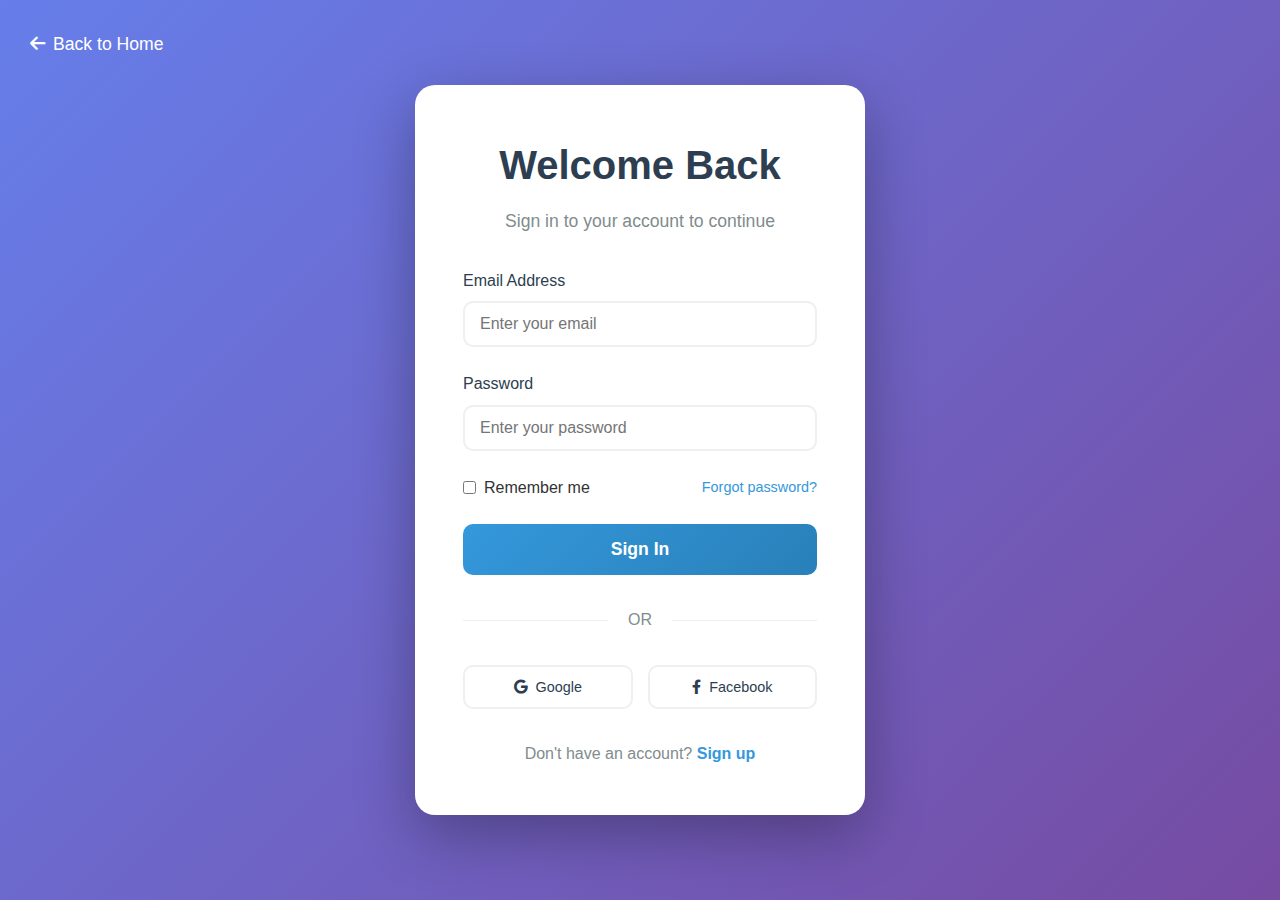
<file: login.html>
<!DOCTYPE html>
<html lang="en">
<head>
    <meta charset="UTF-8">
    <meta name="viewport" content="width=device-width, initial-scale=1.0">
    <title>Login - Our Website</title>
    <link rel="stylesheet" href="styles.css">
    <link rel="stylesheet" href="https://cdnjs.cloudflare.com/ajax/libs/font-awesome/6.0.0/css/all.min.css">
    <style>
        .auth-container {
            min-height: 100vh;
            display: flex;
            align-items: center;
            justify-content: center;
            background: linear-gradient(135deg, #667eea 0%, #764ba2 100%);
            padding: 20px;
        }
        
        .auth-card {
            background: white;
            padding: 3rem;
            border-radius: 20px;
            box-shadow: 0 20px 60px rgba(0, 0, 0, 0.3);
            width: 100%;
            max-width: 450px;
            text-align: center;
        }
        
        .auth-header {
            margin-bottom: 2rem;
        }
        
        .auth-header h2 {
            color: #2c3e50;
            font-size: 2.5rem;
            margin-bottom: 10px;
        }
        
        .auth-header p {
            color: #7f8c8d;
            font-size: 1.1rem;
        }
        
        .form-group {
            margin-bottom: 1.5rem;
            text-align: left;
        }
        
        .form-group label {
            display: block;
            margin-bottom: 8px;
            color: #2c3e50;
            font-weight: 500;
        }
        
        .form-group input {
            width: 100%;
            padding: 12px 15px;
            border: 2px solid #ecf0f1;
            border-radius: 10px;
            font-size: 1rem;
            transition: border-color 0.3s ease;
        }
        
        .form-group input:focus {
            outline: none;
            border-color: #3498db;
        }
        
        .form-options {
            display: flex;
            justify-content: space-between;
            align-items: center;
            margin-bottom: 1.5rem;
        }
        
        .remember-me {
            display: flex;
            align-items: center;
            gap: 8px;
        }
        
        .remember-me input[type="checkbox"] {
            width: auto;
        }
        
        .forgot-password {
            color: #3498db;
            text-decoration: none;
            font-size: 0.9rem;
        }
        
        .forgot-password:hover {
            text-decoration: underline;
        }
        
        .auth-button {
            width: 100%;
            padding: 15px;
            background: linear-gradient(135deg, #3498db, #2980b9);
            color: white;
            border: none;
            border-radius: 10px;
            font-size: 1.1rem;
            font-weight: 600;
            cursor: pointer;
            transition: transform 0.3s ease, box-shadow 0.3s ease;
        }
        
        .auth-button:hover {
            transform: translateY(-2px);
            box-shadow: 0 10px 25px rgba(52, 152, 219, 0.3);
        }
        
        .divider {
            margin: 2rem 0;
            text-align: center;
            position: relative;
        }
        
        .divider::before {
            content: '';
            position: absolute;
            top: 50%;
            left: 0;
            right: 0;
            height: 1px;
            background: #ecf0f1;
        }
        
        .divider span {
            background: white;
            padding: 0 20px;
            color: #7f8c8d;
            position: relative;
        }
        
        .social-login {
            display: flex;
            gap: 15px;
            margin-bottom: 2rem;
        }
        
        .social-button {
            flex: 1;
            padding: 12px;
            border: 2px solid #ecf0f1;
            background: white;
            border-radius: 10px;
            cursor: pointer;
            transition: all 0.3s ease;
            display: flex;
            align-items: center;
            justify-content: center;
            gap: 8px;
            font-size: 0.9rem;
            color: #2c3e50;
        }
        
        .social-button:hover {
            border-color: #3498db;
            background: #f8f9fa;
        }
        
        .auth-footer {
            color: #7f8c8d;
        }
        
        .auth-footer a {
            color: #3498db;
            text-decoration: none;
            font-weight: 600;
        }
        
        .auth-footer a:hover {
            text-decoration: underline;
        }
        
        .back-to-home {
            position: absolute;
            top: 30px;
            left: 30px;
            color: white;
            text-decoration: none;
            font-size: 1.1rem;
            display: flex;
            align-items: center;
            gap: 8px;
            transition: transform 0.3s ease;
        }
        
        .back-to-home:hover {
            transform: translateX(-5px);
        }
    </style>
</head>
<body>
    <a href="index.html" class="back-to-home">
        <i class="fas fa-arrow-left"></i>
        Back to Home
    </a>
    
    <div class="auth-container">
        <div class="auth-card">
            <div class="auth-header">
                <h2>Welcome Back</h2>
                <p>Sign in to your account to continue</p>
            </div>
            
            <form id="loginForm">
                <div class="form-group">
                    <label for="email">Email Address</label>
                    <input type="email" id="email" name="email" required placeholder="Enter your email">
                </div>
                
                <div class="form-group">
                    <label for="password">Password</label>
                    <input type="password" id="password" name="password" required placeholder="Enter your password">
                </div>
                
                <div class="form-options">
                    <div class="remember-me">
                        <input type="checkbox" id="remember" name="remember">
                        <label for="remember">Remember me</label>
                    </div>
                    <a href="#" class="forgot-password">Forgot password?</a>
                </div>
                
                <button type="submit" class="auth-button">Sign In</button>
            </form>
            
            <div class="divider">
                <span>OR</span>
            </div>
            
            <div class="social-login">
                <button class="social-button">
                    <i class="fab fa-google"></i>
                    Google
                </button>
                <button class="social-button">
                    <i class="fab fa-facebook-f"></i>
                    Facebook
                </button>
            </div>
            
            <div class="auth-footer">
                <p>Don't have an account? <a href="signup.html">Sign up</a></p>
            </div>
        </div>
    </div>
    
    <script>
        document.getElementById('loginForm').addEventListener('submit', function(e) {
            e.preventDefault();
            
            const email = document.getElementById('email').value;
            const password = document.getElementById('password').value;
            
            // Simple validation
            if (email && password) {
                // Show success message
                const button = document.querySelector('.auth-button');
                const originalText = button.textContent;
                button.textContent = 'Signing in...';
                button.style.background = 'linear-gradient(135deg, #27ae60, #229954)';
                
                setTimeout(() => {
                    alert('Login successful! Welcome back.');
                    button.textContent = originalText;
                    button.style.background = 'linear-gradient(135deg, #3498db, #2980b9)';
                    // Redirect to home page
                    window.location.href = 'index.html';
                }, 1500);
            }
        });
        
        // Social login handlers
        document.querySelectorAll('.social-button').forEach(button => {
            button.addEventListener('click', function() {
                const provider = this.textContent.trim();
                alert(`${provider} login would be implemented here with OAuth integration.`);
            });
        });
        
        // Forgot password handler
        document.querySelector('.forgot-password').addEventListener('click', function(e) {
            e.preventDefault();
            const email = prompt('Enter your email address for password reset:');
            if (email) {
                alert(`Password reset link has been sent to ${email}`);
            }
        });
    </script>
</body>
</html>
</file>
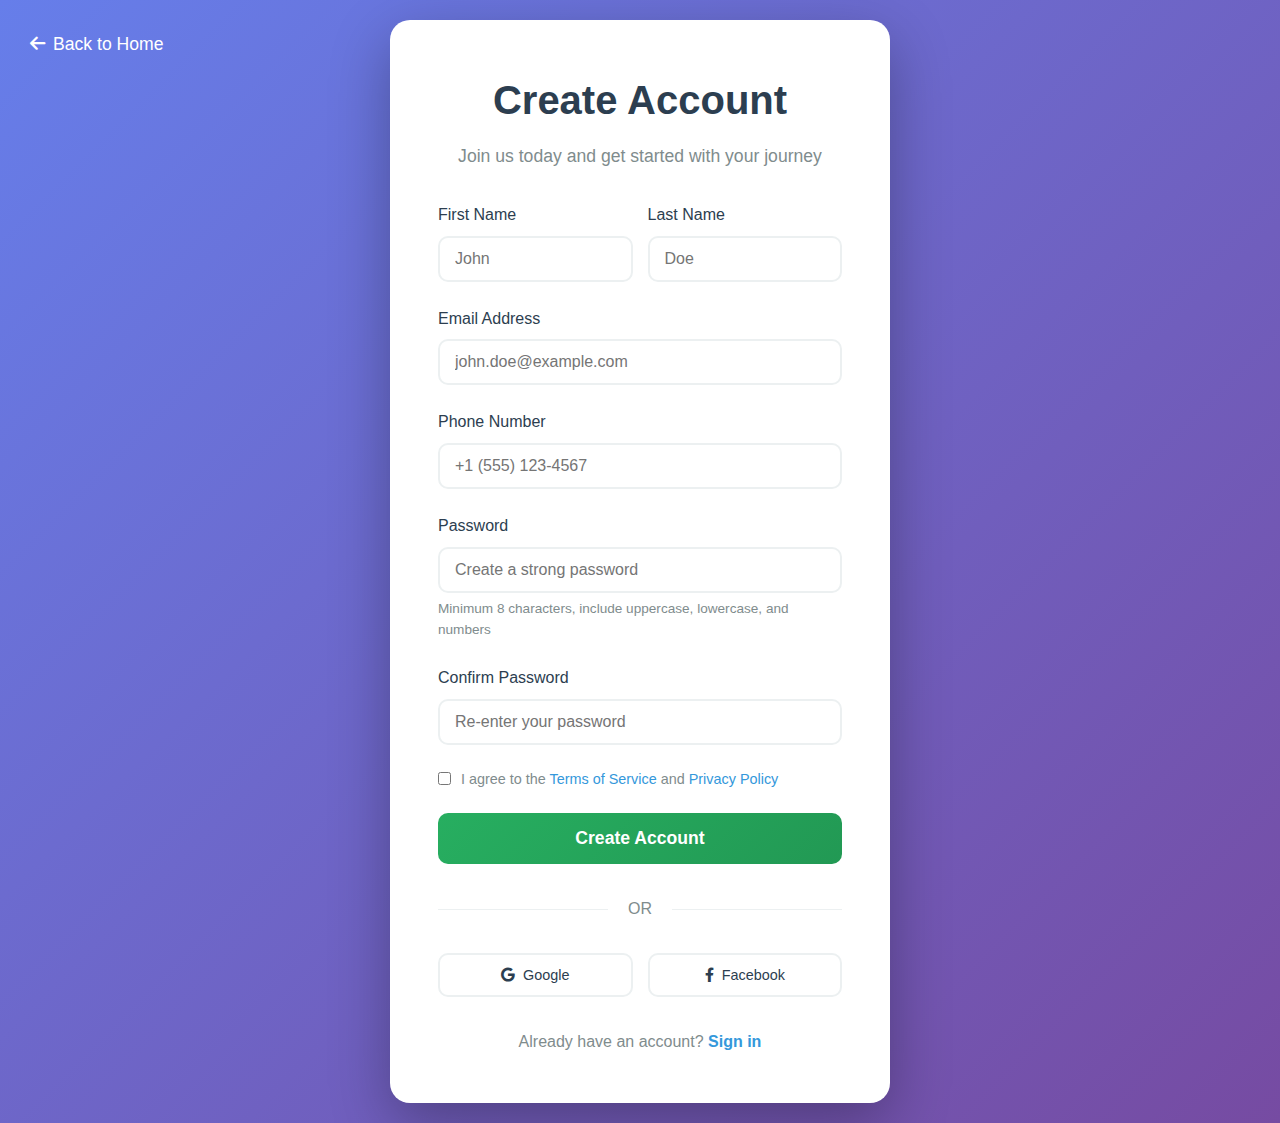
<file: signup.html>
<!DOCTYPE html>
<html lang="en">
<head>
    <meta charset="UTF-8">
    <meta name="viewport" content="width=device-width, initial-scale=1.0">
    <title>Sign Up - Our Website</title>
    <link rel="stylesheet" href="styles.css">
    <link rel="stylesheet" href="https://cdnjs.cloudflare.com/ajax/libs/font-awesome/6.0.0/css/all.min.css">
    <style>
        .auth-container {
            min-height: 100vh;
            display: flex;
            align-items: center;
            justify-content: center;
            background: linear-gradient(135deg, #667eea 0%, #764ba2 100%);
            padding: 20px;
        }
        
        .auth-card {
            background: white;
            padding: 3rem;
            border-radius: 20px;
            box-shadow: 0 20px 60px rgba(0, 0, 0, 0.3);
            width: 100%;
            max-width: 500px;
            text-align: center;
        }
        
        .auth-header {
            margin-bottom: 2rem;
        }
        
        .auth-header h2 {
            color: #2c3e50;
            font-size: 2.5rem;
            margin-bottom: 10px;
        }
        
        .auth-header p {
            color: #7f8c8d;
            font-size: 1.1rem;
        }
        
        .form-row {
            display: grid;
            grid-template-columns: 1fr 1fr;
            gap: 15px;
        }
        
        .form-group {
            margin-bottom: 1.5rem;
            text-align: left;
        }
        
        .form-group label {
            display: block;
            margin-bottom: 8px;
            color: #2c3e50;
            font-weight: 500;
        }
        
        .form-group input {
            width: 100%;
            padding: 12px 15px;
            border: 2px solid #ecf0f1;
            border-radius: 10px;
            font-size: 1rem;
            transition: border-color 0.3s ease;
        }
        
        .form-group input:focus {
            outline: none;
            border-color: #3498db;
        }
        
        .password-requirements {
            text-align: left;
            margin-top: 5px;
            font-size: 0.85rem;
            color: #7f8c8d;
        }
        
        .terms-checkbox {
            display: flex;
            align-items: flex-start;
            gap: 10px;
            margin-bottom: 1.5rem;
            text-align: left;
        }
        
        .terms-checkbox input[type="checkbox"] {
            width: auto;
            margin-top: 3px;
        }
        
        .terms-checkbox label {
            font-size: 0.9rem;
            color: #7f8c8d;
            line-height: 1.4;
        }
        
        .terms-checkbox a {
            color: #3498db;
            text-decoration: none;
        }
        
        .terms-checkbox a:hover {
            text-decoration: underline;
        }
        
        .auth-button {
            width: 100%;
            padding: 15px;
            background: linear-gradient(135deg, #27ae60, #229954);
            color: white;
            border: none;
            border-radius: 10px;
            font-size: 1.1rem;
            font-weight: 600;
            cursor: pointer;
            transition: transform 0.3s ease, box-shadow 0.3s ease;
        }
        
        .auth-button:hover {
            transform: translateY(-2px);
            box-shadow: 0 10px 25px rgba(39, 174, 96, 0.3);
        }
        
        .divider {
            margin: 2rem 0;
            text-align: center;
            position: relative;
        }
        
        .divider::before {
            content: '';
            position: absolute;
            top: 50%;
            left: 0;
            right: 0;
            height: 1px;
            background: #ecf0f1;
        }
        
        .divider span {
            background: white;
            padding: 0 20px;
            color: #7f8c8d;
            position: relative;
        }
        
        .social-login {
            display: flex;
            gap: 15px;
            margin-bottom: 2rem;
        }
        
        .social-button {
            flex: 1;
            padding: 12px;
            border: 2px solid #ecf0f1;
            background: white;
            border-radius: 10px;
            cursor: pointer;
            transition: all 0.3s ease;
            display: flex;
            align-items: center;
            justify-content: center;
            gap: 8px;
            font-size: 0.9rem;
            color: #2c3e50;
        }
        
        .social-button:hover {
            border-color: #3498db;
            background: #f8f9fa;
        }
        
        .auth-footer {
            color: #7f8c8d;
        }
        
        .auth-footer a {
            color: #3498db;
            text-decoration: none;
            font-weight: 600;
        }
        
        .auth-footer a:hover {
            text-decoration: underline;
        }
        
        .back-to-home {
            position: absolute;
            top: 30px;
            left: 30px;
            color: white;
            text-decoration: none;
            font-size: 1.1rem;
            display: flex;
            align-items: center;
            gap: 8px;
            transition: transform 0.3s ease;
        }
        
        .back-to-home:hover {
            transform: translateX(-5px);
        }
        
        .error-message {
            background: #fee;
            color: #c33;
            padding: 10px;
            border-radius: 5px;
            margin-bottom: 15px;
            font-size: 0.9rem;
            display: none;
        }
        
        .success-message {
            background: #efe;
            color: #3c3;
            padding: 10px;
            border-radius: 5px;
            margin-bottom: 15px;
            font-size: 0.9rem;
            display: none;
        }
    </style>
</head>
<body>
    <a href="index.html" class="back-to-home">
        <i class="fas fa-arrow-left"></i>
        Back to Home
    </a>
    
    <div class="auth-container">
        <div class="auth-card">
            <div class="auth-header">
                <h2>Create Account</h2>
                <p>Join us today and get started with your journey</p>
            </div>
            
            <div class="error-message" id="errorMessage"></div>
            <div class="success-message" id="successMessage"></div>
            
            <form id="signupForm">
                <div class="form-row">
                    <div class="form-group">
                        <label for="firstName">First Name</label>
                        <input type="text" id="firstName" name="firstName" required placeholder="John">
                    </div>
                    
                    <div class="form-group">
                        <label for="lastName">Last Name</label>
                        <input type="text" id="lastName" name="lastName" required placeholder="Doe">
                    </div>
                </div>
                
                <div class="form-group">
                    <label for="email">Email Address</label>
                    <input type="email" id="email" name="email" required placeholder="john.doe@example.com">
                </div>
                
                <div class="form-group">
                    <label for="phone">Phone Number</label>
                    <input type="tel" id="phone" name="phone" placeholder="+1 (555) 123-4567">
                </div>
                
                <div class="form-group">
                    <label for="password">Password</label>
                    <input type="password" id="password" name="password" required placeholder="Create a strong password">
                    <div class="password-requirements">
                        Minimum 8 characters, include uppercase, lowercase, and numbers
                    </div>
                </div>
                
                <div class="form-group">
                    <label for="confirmPassword">Confirm Password</label>
                    <input type="password" id="confirmPassword" name="confirmPassword" required placeholder="Re-enter your password">
                </div>
                
                <div class="terms-checkbox">
                    <input type="checkbox" id="terms" name="terms" required>
                    <label for="terms">
                        I agree to the <a href="#">Terms of Service</a> and <a href="#">Privacy Policy</a>
                    </label>
                </div>
                
                <button type="submit" class="auth-button">Create Account</button>
            </form>
            
            <div class="divider">
                <span>OR</span>
            </div>
            
            <div class="social-login">
                <button class="social-button">
                    <i class="fab fa-google"></i>
                    Google
                </button>
                <button class="social-button">
                    <i class="fab fa-facebook-f"></i>
                    Facebook
                </button>
            </div>
            
            <div class="auth-footer">
                <p>Already have an account? <a href="login.html">Sign in</a></p>
            </div>
        </div>
    </div>
    
    <script>
        document.getElementById('signupForm').addEventListener('submit', function(e) {
            e.preventDefault();
            
            const firstName = document.getElementById('firstName').value;
            const lastName = document.getElementById('lastName').value;
            const email = document.getElementById('email').value;
            const password = document.getElementById('password').value;
            const confirmPassword = document.getElementById('confirmPassword').value;
            const terms = document.getElementById('terms').checked;
            
            const errorMessage = document.getElementById('errorMessage');
            const successMessage = document.getElementById('successMessage');
            
            // Reset messages
            errorMessage.style.display = 'none';
            successMessage.style.display = 'none';
            
            // Validation
            if (password.length < 8) {
                errorMessage.textContent = 'Password must be at least 8 characters long';
                errorMessage.style.display = 'block';
                return;
            }
            
            if (!/(?=.*[a-z])(?=.*[A-Z])(?=.*\d)/.test(password)) {
                errorMessage.textContent = 'Password must include uppercase, lowercase, and numbers';
                errorMessage.style.display = 'block';
                return;
            }
            
            if (password !== confirmPassword) {
                errorMessage.textContent = 'Passwords do not match';
                errorMessage.style.display = 'block';
                return;
            }
            
            if (!terms) {
                errorMessage.textContent = 'Please accept the terms and conditions';
                errorMessage.style.display = 'block';
                return;
            }
            
            // Show success message
            const button = document.querySelector('.auth-button');
            const originalText = button.textContent;
            button.textContent = 'Creating Account...';
            button.disabled = true;
            
            setTimeout(() => {
                successMessage.textContent = `Account created successfully! Welcome, ${firstName}!`;
                successMessage.style.display = 'block';
                
                setTimeout(() => {
                    // Redirect to login page
                    window.location.href = 'login.html';
                }, 2000);
            }, 1500);
        });
        
        // Social login handlers
        document.querySelectorAll('.social-button').forEach(button => {
            button.addEventListener('click', function() {
                const provider = this.textContent.trim();
                alert(`${provider} signup would be implemented here with OAuth integration.`);
            });
        });
        
        // Password strength indicator
        document.getElementById('password').addEventListener('input', function() {
            const password = this.value;
            const requirements = document.querySelector('.password-requirements');
            
            if (password.length >= 8 && /(?=.*[a-z])(?=.*[A-Z])(?=.*\d)/.test(password)) {
                requirements.style.color = '#27ae60';
            } else {
                requirements.style.color = '#7f8c8d';
            }
        });
    </script>
</body>
</html>
</file>
<file: styles.css>
* {
    margin: 0;
    padding: 0;
    box-sizing: border-box;
}

body {
    font-family: 'Arial', sans-serif;
    line-height: 1.6;
    color: #333;
}

.container {
    max-width: 1200px;
    margin: 0 auto;
    padding: 0 20px;
}

/* Navigation */
.navbar {
    background: rgba(255, 255, 255, 0.95);
    backdrop-filter: blur(10px);
    box-shadow: 0 2px 10px rgba(0, 0, 0, 0.1);
    position: fixed;
    width: 100%;
    top: 0;
    z-index: 1000;
}

.nav-container {
    max-width: 1200px;
    margin: 0 auto;
    padding: 1rem 20px;
    display: flex;
    justify-content: space-between;
    align-items: center;
}

.nav-logo h2 {
    color: #2c3e50;
    font-size: 1.8rem;
}

.nav-menu {
    display: flex;
    list-style: none;
    gap: 2rem;
    align-items: center;
}

.nav-link {
    text-decoration: none;
    color: #333;
    font-weight: 500;
    transition: color 0.3s ease;
}

.nav-link:hover,
.nav-link.active {
    color: #3498db;
}

.btn-signup {
    background: #3498db;
    color: white !important;
    padding: 0.5rem 1.5rem;
    border-radius: 25px;
    transition: background 0.3s ease;
}

.btn-signup:hover {
    background: #2980b9;
}

/* Hero Carousel */
.hero-carousel {
    margin-top: 80px;
    position: relative;
    height: 600px;
    overflow: hidden;
}

.carousel-container {
    position: relative;
    height: 100%;
    width: 100%;
}

.carousel-track {
    position: relative;
    height: 100%;
}

.carousel-slide {
    position: absolute;
    width: 100%;
    height: 100%;
    opacity: 0;
    transition: opacity 1s ease-in-out;
}

.carousel-slide.active {
    opacity: 1;
}

.carousel-slide img {
    width: 100%;
    height: 100%;
    object-fit: cover;
}

.slide-content {
    position: absolute;
    top: 50%;
    left: 50%;
    transform: translate(-50%, -50%);
    text-align: center;
    color: white;
    z-index: 2;
    background: rgba(0, 0, 0, 0.5);
    padding: 3rem;
    border-radius: 10px;
    backdrop-filter: blur(5px);
}

.slide-content h1 {
    font-size: 3rem;
    margin-bottom: 1rem;
    text-shadow: 2px 2px 4px rgba(0, 0, 0, 0.7);
}

.slide-content p {
    font-size: 1.2rem;
    margin-bottom: 2rem;
    text-shadow: 1px 1px 2px rgba(0, 0, 0, 0.7);
}

.cta-button {
    background: #e74c3c;
    color: white;
    border: none;
    padding: 1rem 2rem;
    font-size: 1.1rem;
    border-radius: 30px;
    cursor: pointer;
    transition: background 0.3s ease, transform 0.3s ease;
}

.cta-button:hover {
    background: #c0392b;
    transform: translateY(-2px);
}

/* Carousel Controls */
.carousel-arrow {
    position: absolute;
    top: 50%;
    transform: translateY(-50%);
    background: rgba(255, 255, 255, 0.8);
    border: none;
    width: 50px;
    height: 50px;
    border-radius: 50%;
    cursor: pointer;
    font-size: 1.2rem;
    color: #333;
    transition: background 0.3s ease, transform 0.3s ease;
    z-index: 10;
}

.carousel-arrow:hover {
    background: rgba(255, 255, 255, 1);
    transform: translateY(-50%) scale(1.1);
}

.carousel-arrow.prev {
    left: 20px;
}

.carousel-arrow.next {
    right: 20px;
}

/* Carousel Dots */
.carousel-dots {
    position: absolute;
    bottom: 30px;
    left: 50%;
    transform: translateX(-50%);
    display: flex;
    gap: 15px;
    z-index: 10;
}

.dot {
    width: 12px;
    height: 12px;
    border-radius: 50%;
    background: rgba(255, 255, 255, 0.5);
    cursor: pointer;
    transition: background 0.3s ease, transform 0.3s ease;
}

.dot.active,
.dot:hover {
    background: white;
    transform: scale(1.2);
}

/* Features Section */
.features-section {
    padding: 80px 0;
    background: #f8f9fa;
}

.features-grid {
    display: grid;
    grid-template-columns: repeat(auto-fit, minmax(300px, 1fr));
    gap: 30px;
    margin-top: 50px;
}

.feature-box {
    height: 300px;
    border-radius: 15px;
    background-size: cover;
    background-position: center;
    position: relative;
    overflow: hidden;
    box-shadow: 0 10px 30px rgba(0, 0, 0, 0.2);
    transition: transform 0.3s ease, box-shadow 0.3s ease;
}

.feature-box:hover {
    transform: translateY(-10px);
    box-shadow: 0 15px 40px rgba(0, 0, 0, 0.3);
}

.feature-overlay {
    position: absolute;
    bottom: 0;
    left: 0;
    right: 0;
    background: linear-gradient(to top, rgba(0, 0, 0, 0.8), transparent);
    padding: 30px 20px 20px;
    color: white;
}

.feature-overlay h3 {
    font-size: 1.5rem;
    margin-bottom: 10px;
}

.feature-overlay p {
    font-size: 1rem;
    opacity: 0.9;
}

/* Footer */
.footer {
    background: #2c3e50;
    color: white;
    padding: 50px 0 20px;
}

.footer-content {
    display: grid;
    grid-template-columns: repeat(auto-fit, minmax(250px, 1fr));
    gap: 30px;
    margin-bottom: 30px;
}

.footer-section h3,
.footer-section h4 {
    margin-bottom: 20px;
    color: #ecf0f1;
}

.footer-section ul {
    list-style: none;
}

.footer-section ul li {
    margin-bottom: 10px;
}

.footer-section a {
    color: #bdc3c7;
    text-decoration: none;
    transition: color 0.3s ease;
}

.footer-section a:hover {
    color: #3498db;
}

.footer-bottom {
    text-align: center;
    padding-top: 20px;
    border-top: 1px solid #34495e;
    color: #95a5a6;
}

/* Responsive Design */
@media (max-width: 768px) {
    .nav-menu {
        flex-direction: column;
        gap: 1rem;
    }
    
    .slide-content {
        padding: 2rem 1rem;
    }
    
    .slide-content h1 {
        font-size: 2rem;
    }
    
    .slide-content p {
        font-size: 1rem;
    }
    
    .carousel-arrow {
        width: 40px;
        height: 40px;
        font-size: 1rem;
    }
    
    .carousel-arrow.prev {
        left: 10px;
    }
    
    .carousel-arrow.next {
        right: 10px;
    }
    
    .features-grid {
        grid-template-columns: 1fr;
    }
}
</file>
